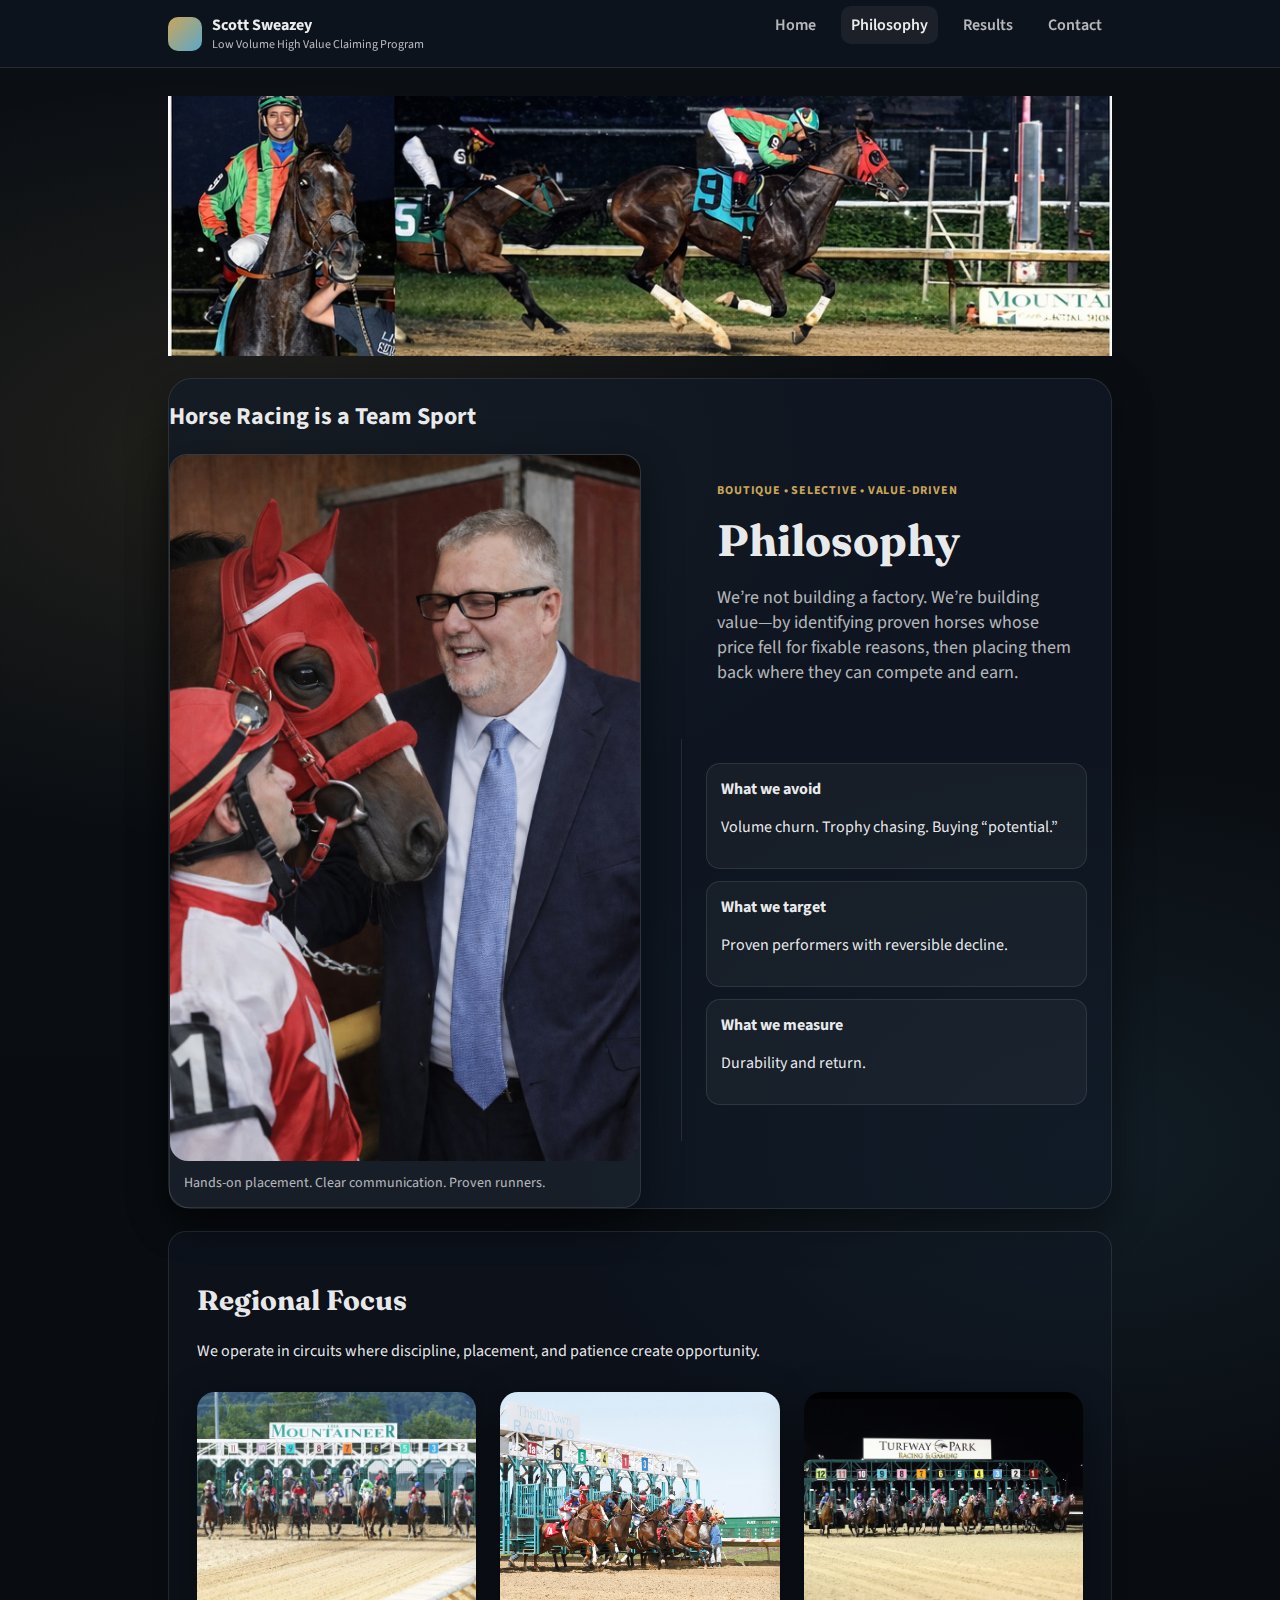
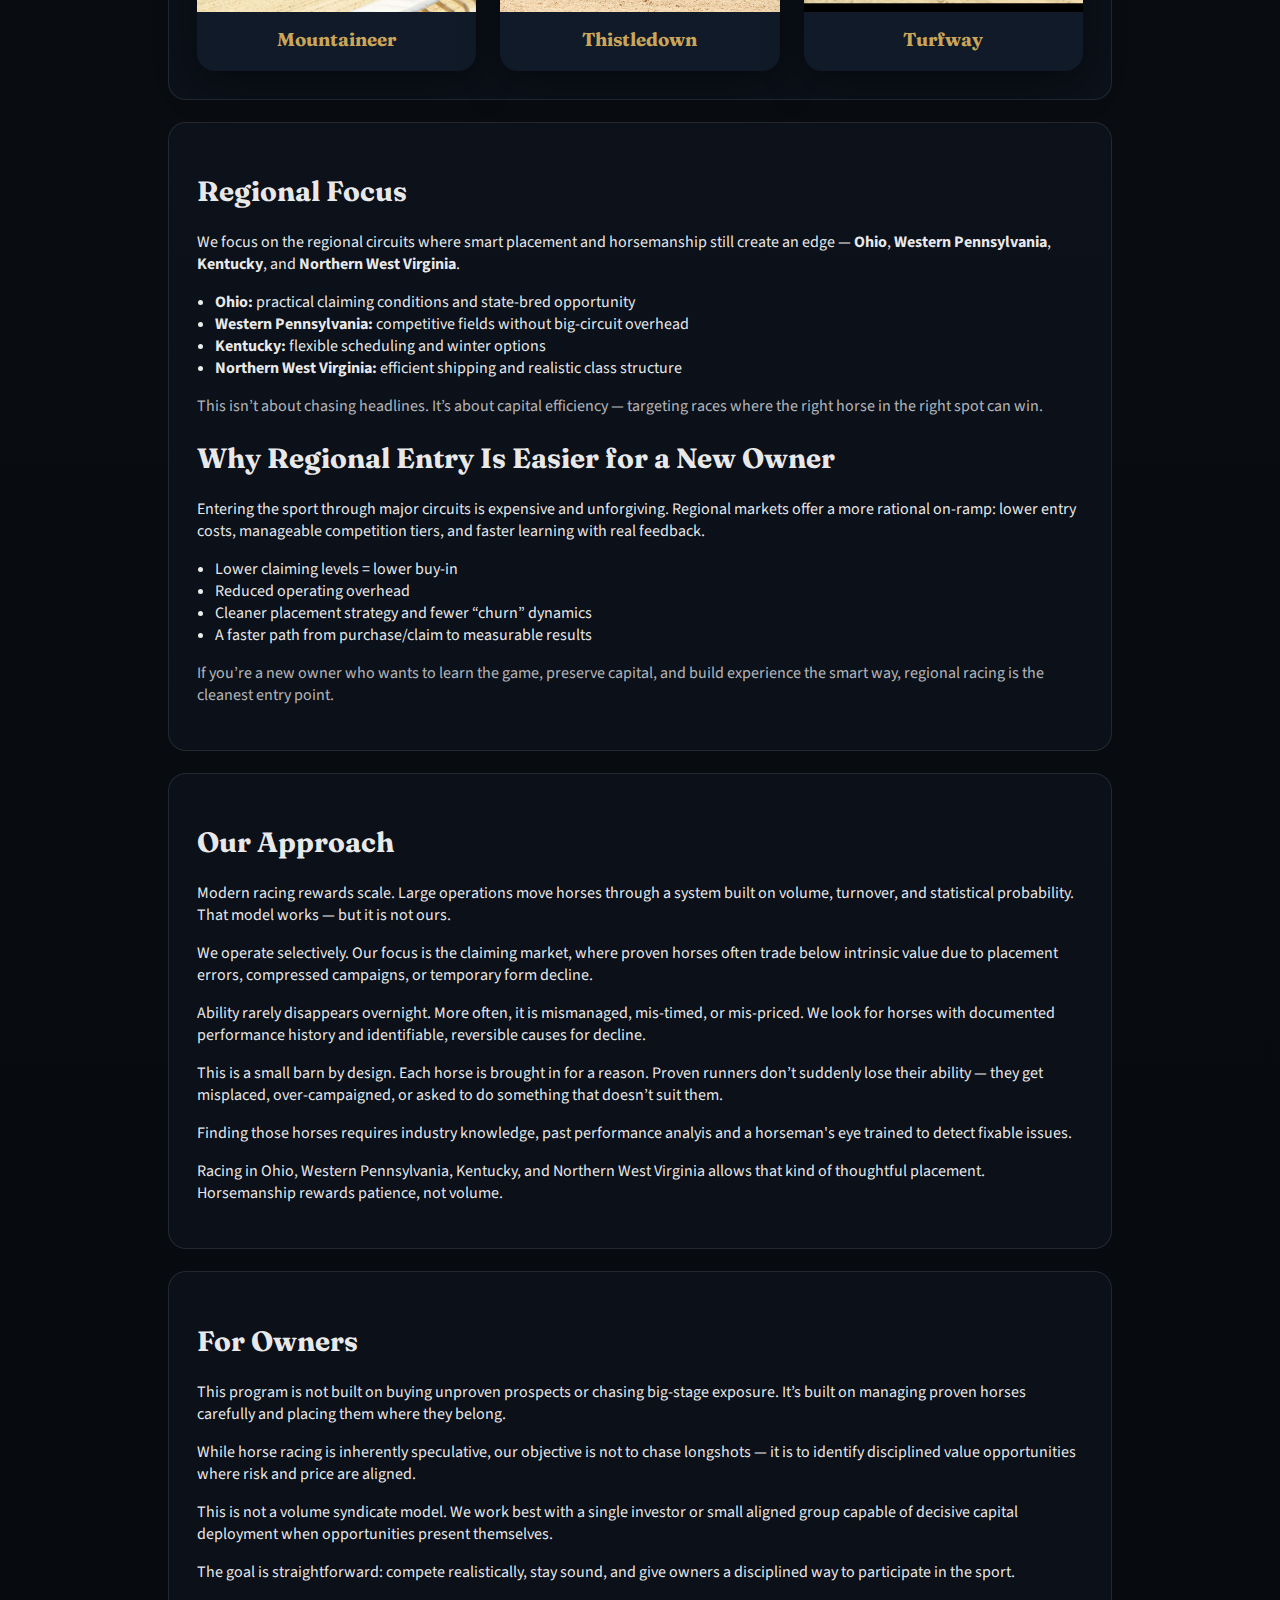
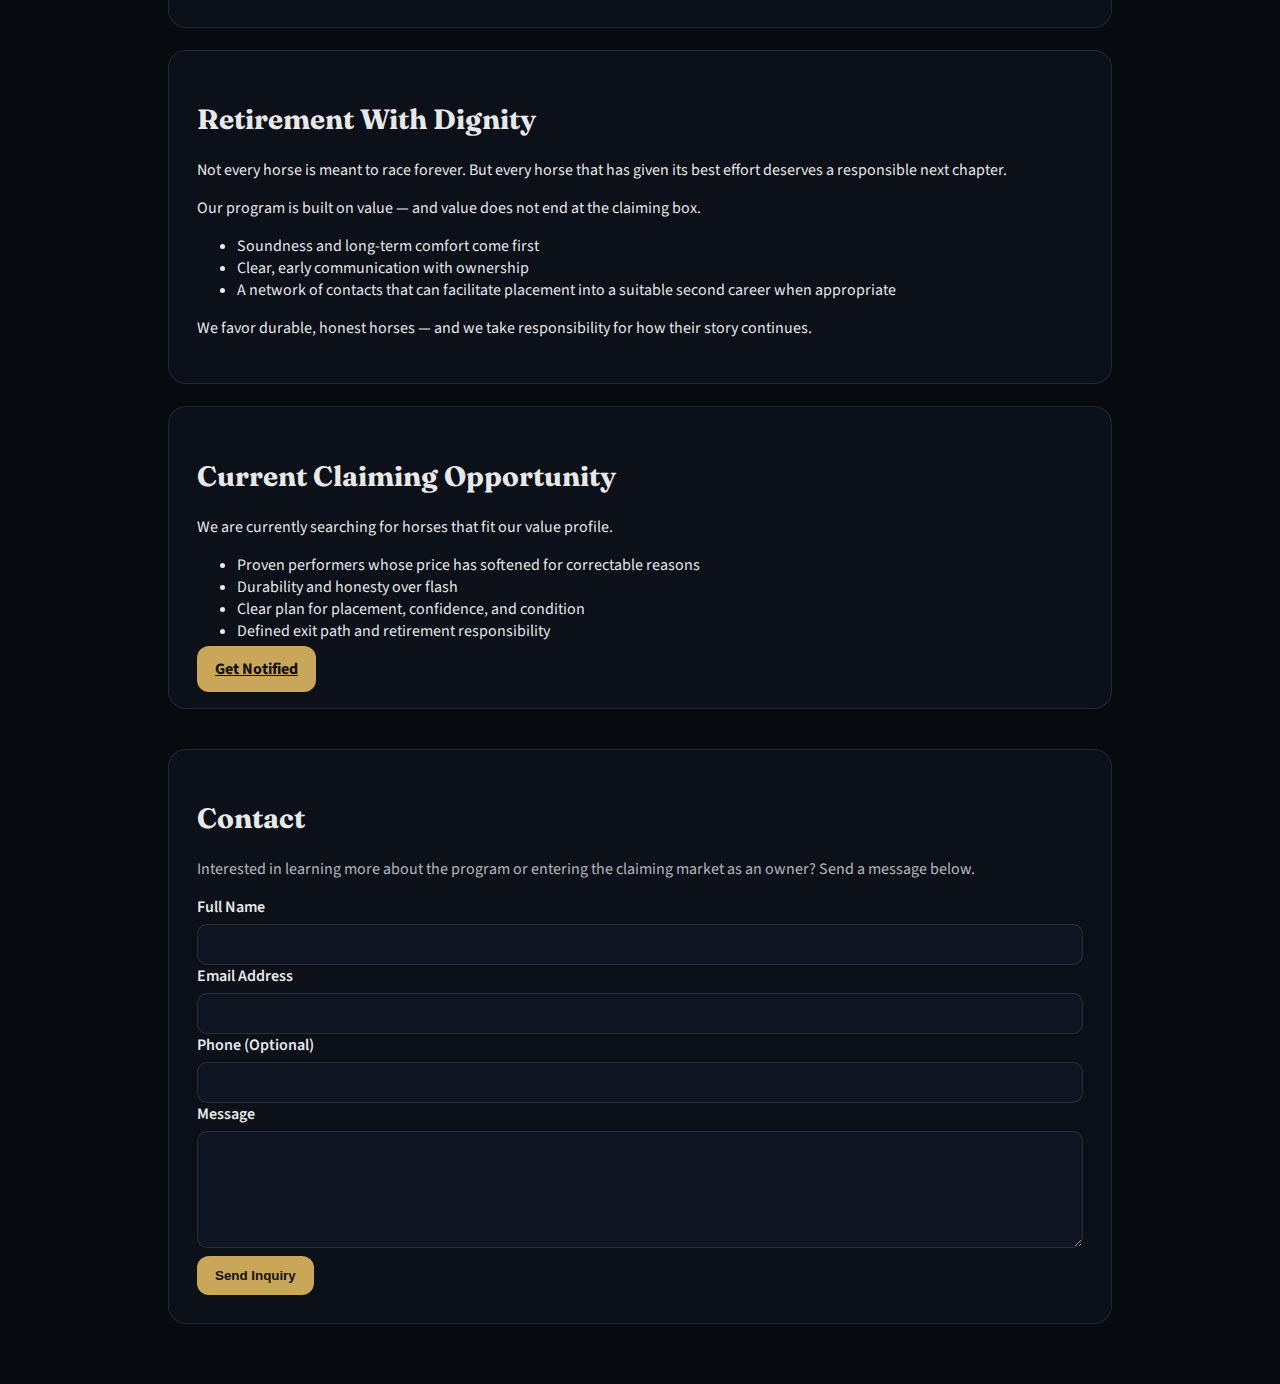
<file: index.html>
<!doctype html>
<html lang="en">
<head>
  <meta charset="utf-8" />
  <meta name="viewport" content="width=device-width, initial-scale=1" />
  <title>Philosophy | Boutique Claiming Value Program</title>
  <meta name="description" content="A boutique racehorse training program focused on undervalued proven performers in the claiming market." />

  <!-- Fonts -->
  <link rel="preconnect" href="https://fonts.googleapis.com">
  <link rel="preconnect" href="https://fonts.gstatic.com" crossorigin>
  <link href="https://fonts.googleapis.com/css2?family=Fraunces:opsz,wght@9..144,500,650&family=Source+Sans+3:wght@400;600;700&display=swap" rel="stylesheet">

  <!-- CSS -->
  <link rel="stylesheet" href="style.css" />
</head>

<body>
  <header class="topbar">
    <div class="inner">
      <div class="brand">
        <div class="mark" aria-hidden="true"></div>
        <div>
          <div class="brand-title">Scott Sweazey</div>
          <div class="brand-sub">Low Volume High Value Claiming Program</div>
        </div>
      </div>

      <nav class="nav" aria-label="Primary">
        <a href="#">Home</a>
        <a href="#" class="active" aria-current="page">Philosophy</a>
        <a href="https://www.equibase.com/profiles/Results.cfm?type=People&searchType=T&eID=208353">Results</a>
        <a href="#contact">Contact</a>
      </nav>
    </div>
  </header>

  <main class="wrap">
    <!-- Top banner -->
    <section class="topBanner">
      <img src="candy_win.png" alt="Racehorses competing down the stretch" />
    </section>

    <!-- HERO: image on left, philosophy content on right -->
    <section class="hero">
      <div class="heroGrid">

        <div class="heroImage">
          <h2>Horse Racing is a Team Sport</h2>

          <figure class="photoCard">
            <img
              src="trainer-stall.png"
              alt="Trainer with jockey and horse in red blinkers in the stall"
              loading="lazy"
            />
            <figcaption>Hands-on placement. Clear communication. Proven runners.</figcaption>
          </figure>
        </div>

        <div class="heroContent">
          <div class="heroMain">
            <div class="kicker">Boutique • Selective • Value-Driven</div>
            <h1>Philosophy</h1>
            <p class="sub">
              We’re not building a factory. We’re building value—by identifying proven horses whose price fell for fixable reasons,
              then placing them back where they can compete and earn.
            </p>
          </div>

          <aside class="heroSide" aria-label="Program focus">
            <div class="stat">
              <b>What we avoid</b>
              <p>Volume churn. Trophy chasing. Buying “potential.”</p>
            </div>
            <div class="stat">
              <b>What we target</b>
              <p>Proven performers with reversible decline.</p>
            </div>
            <div class="stat">
              <b>What we measure</b>
              <p>Durability and return.</p>
            </div>
          </aside>
        </div>

      </div>
    </section>
    <section class="section" id="regional-focus">
      <div class="inner">
        <h2>Regional Focus</h2>

        <p class="muted">
          We operate in circuits where discipline, placement, and patience create opportunity.
        </p>

        <div class="track-grid">
          <div class="track-card">
            <img src="images/mountaineer_start.jpg" alt="Mountaineer Racetrack starting gate">
            <h3>Mountaineer</h3>
          </div>

          <div class="track-card">
            <img src="images/thistledowns_start.jpg" alt="Thistledown starting gate">
            <h3>Thistledown</h3>
          </div>

          <div class="track-card">
            <img src="images/turfway_start.avif" alt="Turfway Park starting gate">
            <h3>Turfway</h3>
          </div>
        </div>
      </div>
    </section>

    <!-- Regional focus + new owner pathway -->
    <section id="regional-focus" class="section">
      <h2>Regional Focus</h2>

      <p>
        We focus on the regional circuits where smart placement and horsemanship still create an edge —
        <strong>Ohio</strong>, <strong>Western Pennsylvania</strong>, <strong>Kentucky</strong>, and
        <strong>Northern West Virginia</strong>.
      </p>

      <ul class="region-list">
        <li><strong>Ohio:</strong> practical claiming conditions and state-bred opportunity</li>
        <li><strong>Western Pennsylvania:</strong> competitive fields without big-circuit overhead</li>
        <li><strong>Kentucky:</strong> flexible scheduling and winter options</li>
        <li><strong>Northern West Virginia:</strong> efficient shipping and realistic class structure</li>
      </ul>

      <p class="note">
        This isn’t about chasing headlines. It’s about capital efficiency — targeting races where
        the right horse in the right spot can win.
      </p>

      <h2>Why Regional Entry Is Easier for a New Owner</h2>

      <p>
        Entering the sport through major circuits is expensive and unforgiving. Regional markets offer a more
        rational on-ramp: lower entry costs, manageable competition tiers, and faster learning with real feedback.
      </p>

      <ul class="region-list">
        <li>Lower claiming levels = lower buy-in</li>
        <li>Reduced operating overhead</li>
        <li>Cleaner placement strategy and fewer “churn” dynamics</li>
        <li>A faster path from purchase/claim to measurable results</li>
      </ul>

      <p class="note">
        If you’re a new owner who wants to learn the game, preserve capital, and build experience the smart way,
        regional racing is the cleanest entry point.
      </p>
    </section>

    <!-- Our Approach -->
    <section class="section">
      <h2>Our Approach</h2>

      <p>
        Modern racing rewards scale. Large operations move horses through a system built on volume,
        turnover, and statistical probability. That model works — but it is not ours.
      </p>

      <p>
        We operate selectively. Our focus is the claiming market, where proven horses often trade below
        intrinsic value due to placement errors, compressed campaigns, or temporary form decline.
      </p>

      <p>
        Ability rarely disappears overnight. More often, it is mismanaged, mis-timed, or mis-priced.
        We look for horses with documented performance history and identifiable, reversible causes
        for decline.
      </p>

      <p>
        This is a small barn by design. Each horse is brought in for a reason.
        Proven runners don’t suddenly lose their ability — they get misplaced,
        over-campaigned, or asked to do something that doesn’t suit them.
      </p>

      <p>
        Finding those horses requires industry knowledge, past performance analyis and a horseman's eye trained to detect
        fixable issues.
      </p>

      <p>
        Racing in Ohio, Western Pennsylvania, Kentucky, and Northern West Virginia
        allows that kind of thoughtful placement. Horsemanship rewards patience,
        not volume.
      </p>
    </section>

    <section class="section">
      <h2>For Owners</h2>
        <p>
        This program is not built on buying unproven prospects or chasing big-stage exposure.
        It’s built on managing proven horses carefully and placing them where they belong.
        </p>

        <p class="muted">
          While horse racing is inherently speculative, our objective is not to chase longshots —
          it is to identify disciplined value opportunities where risk and price are aligned.
        </p>

        <p class="muted">
          This is not a volume syndicate model. We work best with a single investor
          or small aligned group capable of decisive capital deployment when
          opportunities present themselves.
        </p>

        <p>
          The goal is straightforward: compete realistically, stay sound,
          and give owners a disciplined way to participate in the sport.
        </p>
    </section>

    <section class="section" id="retirement">
      <div class="inner">
        <h2>Retirement With Dignity</h2>

        <div class="card">
          <p>
            Not every horse is meant to race forever. But every horse that has given its best effort
            deserves a responsible next chapter.
          </p>

          <p class="muted">
            Our program is built on value — and value does not end at the claiming box.
          </p>

          <ul class="bullets">
            <li>Soundness and long-term comfort come first</li>
            <li>Clear, early communication with ownership</li>
            <li>A network of contacts that can facilitate placement into a suitable second career when appropriate</li>
          </ul>

          <p class="muted">
            We favor durable, honest horses — and we take responsibility for how their story continues.
          </p>
        </div>
      </div>
    </section>

    <section class="section" id="current-opportunity">
      <div class="inner">
        <h2>Current Claiming Opportunity</h2>

        <!-- VERSION A: "We are searching" -->
        <div class="card" id="opportunity-searching">
          <p>
            We are currently searching for horses that fit our value profile.
          </p>

          <ul class="bullets">
            <li>Proven performers whose price has softened for correctable reasons</li>
            <li>Durability and honesty over flash</li>
            <li>Clear plan for placement, confidence, and condition</li>
            <li>Defined exit path and retirement responsibility</li>
          </ul>

          <a href="#contact" class="btnPrimary">Get Notified</a>
        </div>

        <!-- VERSION B: "We have one identified" -->
        <div class="card is-hidden" id="opportunity-identified">
          <p>
            We currently have one horse identified that fits our value profile.
          </p>

          <ul class="bullets">
            <li>Claim level: $____</li>
            <li>Rationale: undervalued for correctable reasons</li>
            <li>Plan: 60–90 day repositioning</li>
            <li>Risk profile available upon request</li>
          </ul>

          <a href="#contact" class="btnPrimary">Request Analysis</a>
        </div>

      </div>
    </section>
  
    <section id="contact" class="section contactSection">
      <h2>Contact</h2>

      <p class="note">
        Interested in learning more about the program or entering the claiming market as an owner?
        Send a message below.
      </p>

      <form name="contact" method="POST" data-netlify="true" action="/thanks">
        <input type="hidden" name="form-name" value="contact"/>
        
        <div class="formRow">
          <label for="name">Full Name</label>
          <input type="text" id="name" name="name" required />
        </div>

        <div class="formRow">
          <label for="email">Email Address</label>
          <input type="email" id="email" name="email" required />
        </div>

        <div class="formRow">
          <label for="phone">Phone (Optional)</label>
          <input type="tel" id="phone" name="phone" />
        </div>

        <div class="formRow">
          <label for="message">Message</label>
          <textarea id="message" name="message" rows="5" required></textarea>
        </div>

        <button type="submit" class="btnPrimary">Send Inquiry</button>
      </form>
    </section>


  </main>
</body>
</html>
</file>
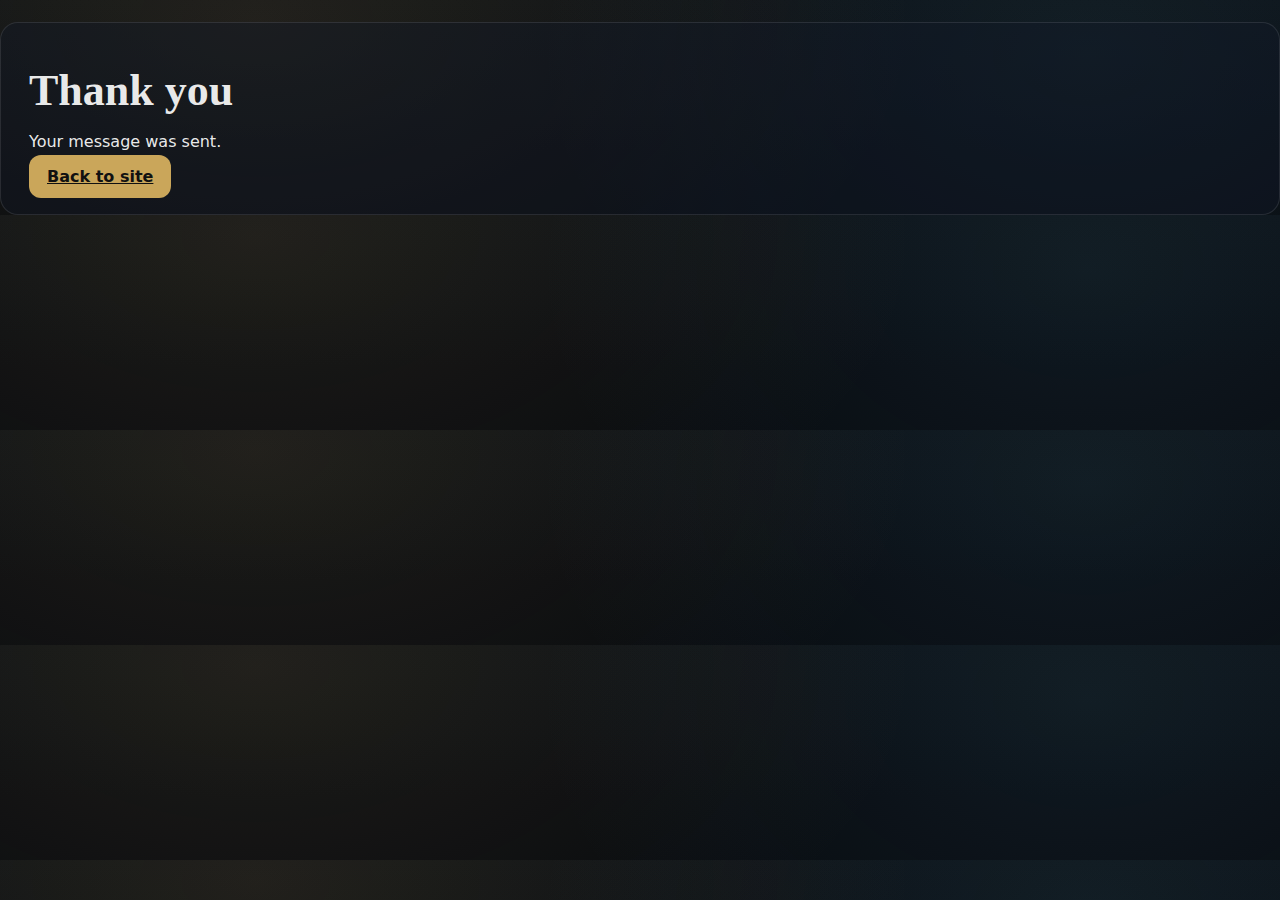
<file: thanks.html>
<!doctype html>
<html lang="en">
<head>
  <meta charset="utf-8" />
  <meta name="viewport" content="width=device-width, initial-scale=1" />
  <title>Thank you</title>
  <link rel="stylesheet" href="style.css" />
</head>
<body>
  <main class="section">
    <div class="inner">
      <h1>Thank you</h1>
      <p class="muted">Your message was sent.</p>
      <a class="btnPrimary" href="/">Back to site</a>
    </div>
  </main>
</body>
</html>
</file>
<file: style.css>
:root {
  --bg: #0b0f14;
  --panel: #0f1622;
  --card: #111a28;
  --border: rgba(255,255,255,.10);

  --text: rgba(255,255,255,.92);
  --muted: rgba(255,255,255,.70);

  --gold: #caa65a;
  --blue: #5aa8ca;

  --radius: 18px;
  --shadow: 0 12px 40px rgba(0,0,0,.45);
  --maxw: 980px;
}

* { box-sizing: border-box; }

body {
  margin: 0;
  font-family: "Source Sans 3", system-ui, sans-serif;
  color: var(--text);
  background:
    radial-gradient(1200px 700px at 20% 10%, rgba(202,166,90,.12), transparent 55%),
    radial-gradient(1000px 700px at 85% 25%, rgba(90,168,202,.10), transparent 55%),
    linear-gradient(180deg, var(--bg), #070a0f 70%);
}

.wrap {
  max-width: var(--maxw);
  margin: 0 auto;
  padding: 28px 18px 60px;
}

/* Header */
.topbar {
  position: sticky;
  top: 0;
  backdrop-filter: blur(10px);
  background: rgba(15,22,34,.65);
  border-bottom: 1px solid var(--border);
}

.topbar .inner {
  max-width: var(--maxw);
  margin: 0 auto;
  display: flex;
  justify-content: space-between;
  padding: 14px 18px;
}

.brand {
  display: flex;
  gap: 10px;
  align-items: center;
}

.mark {
  width: 34px;
  height: 34px;
  border-radius: 10px;
  background: linear-gradient(135deg, var(--gold), var(--blue));
}

.brand-title {
  font-weight: 700;
}

.brand-sub {
  font-size: 12px;
  color: var(--muted);
}

.nav a {
  margin-left: 12px;
  padding: 8px 10px;
  border-radius: 10px;
  font-weight: 600;
  color: var(--muted);
  text-decoration: none;
}

.nav a.active,
.nav a:hover {
  color: var(--text);
  background: rgba(255,255,255,.06);
}

/* Hero */
.hero {
  margin-top: 22px;
  border: 1px solid var(--border);
  border-radius: calc(var(--radius) + 6px);
  background: rgba(17,26,40,.65);
  box-shadow: var(--shadow);
}

.heroGrid {
  display: grid;
  grid-template-columns: 1.1fr 1fr;
  gap: 40px;
  align-items: center;
}

.heroImage img {
  width: 100%;
  border-radius:var(--radius);
}

.heroMain {
  padding: 36px;
}

.kicker {
  font-size: 12px;
  font-weight: 700;
  letter-spacing: .8px;
  text-transform: uppercase;
  color: var(--gold);
}

h1 {
  font-family: "Fraunces", serif;
  font-size: 44px;
  margin: 14px 0 8px;
}

.sub {
  color: var(--muted);
  font-size: 18px;
}

.heroSide {
  border-left: 1px solid var(--border);
  padding: 24px;
}

.stat {
  border: 1px solid var(--border);
  border-radius: 14px;
  padding: 14px;
  margin-bottom: 12px;
  background: rgba(255,255,255,.04);
}

/* Content */
.section {
  margin-top: 22px;
  padding: 28px;
  border: 1px solid var(--border);
  border-radius: var(--radius);
  background: rgba(17,26,40,.40);
}

.section h2 {
  font-family: "Fraunces", serif;
  font-size: 28px;
}

.philosophy {
  max-width: 78ch;
  font-size: 17px;
}

.callout {
  margin-top: 16px;
  padding: 14px;
  border-left: 4px solid var(--gold);
  background: rgba(202,166,90,.08);
  font-weight: 650;
}

/* Footer */
footer {
  margin-top: 20px;
  display: flex;
  justify-content: space-between;
  font-size: 13px;
  color: rgba(255,255,255,.55);
}

.footer-note {
  color: rgba(255,255,255,.45);
}

@media (max-width: 860px) {
  .heroGrid {
    grid-template-columns: 1fr;
  }
  .heroSide {
    border-left: none;
    border-top: 1px solid var(--border);
  }
}

/* Photos */
.photoGrid{
  margin-top: 14px;
  display: grid;
  grid-template-columns: 1fr 1fr;
  gap: 14px;
}

.photoCard{
  margin: 0;
  border: 1px solid var(--border);
  border-radius: var(--radius);
  overflow: hidden;
  background: rgba(255,255,255,.04);
  box-shadow: var(--shadow);
}

.photoCard img{
  width: 100%;
  height: 100%;
  object-fit: cover;
  display: block;
}

.photoCard figcaption{
  padding: 12px 14px 14px;
  color: var(--muted);
  font-size: 14px;
}

@media (max-width: 860px){
  .photoGrid{ grid-template-columns: 1fr; }
  .photoCard img{ height: 280px; }
}

.topBanner{
  width:100%;
  overflow:hidden;
  line-height:0; /* removes small image gap */
}

.topBanner img{
  width:100%;
  height:260px;            /* adjust height */
  object-fit:cover;        /* crops cleanly */
  object-position:center;  /* keeps action centered */
  display:block;
}

.panel {
  background: var(--card);
  border: 1px solid var(--border);
  border-radius: var(--radius);
  padding: 22px;
  box-shadow: var(--shadow);
  margin: 18px 0;
}

.region-list {
  margin: 12px 0 14px;
  padding-left: 18px;
}

.note {
  color: var(--muted);
}

.contactSection {
  margin-top: 40px;
}

.contactForm {
  margin-top: 18px;
  display: grid;
  gap: 16px;
}

.formRow {
  display: flex;
  flex-direction: column;
}

.formRow label {
  margin-bottom: 6px;
  font-weight: 600;
}

.formRow input,
.formRow textarea {
  padding: 10px 12px;
  border-radius: 10px;
  border: 1px solid var(--border);
  background: var(--panel);
  color: var(--text);
  font-family: inherit;
}

.formRow input:focus,
.formRow textarea:focus {
  outline: none;
  border-color: var(--gold);
}

.btnPrimary {
  margin-top: 8px;
  padding: 12px 18px;
  border-radius: 12px;
  border: none;
  background: var(--gold);
  color: #111;
  font-weight: 700;
  cursor: pointer;
  transition: 0.2s ease;
}

.btnPrimary:hover {
  opacity: 0.9;
}

.track-grid {
  display: grid;
  grid-template-columns: repeat(auto-fit, minmax(260px, 1fr));
  gap: 24px;
  margin-top: 30px;
}

.track-card {
  background: var(--card);
  border-radius: var(--radius);
  overflow: hidden;
  box-shadow: var(--shadow);
  text-align: center;
}

.track-card img {
  width: 100%;
  height: 220px;
  object-fit: cover;
  display: block;
}

.track-card h3 {
  margin: 16px 0 20px;
  font-family: "Fraunces", serif;
  color: var(--gold);
}

.is-hidden { display: none; }
</file>
